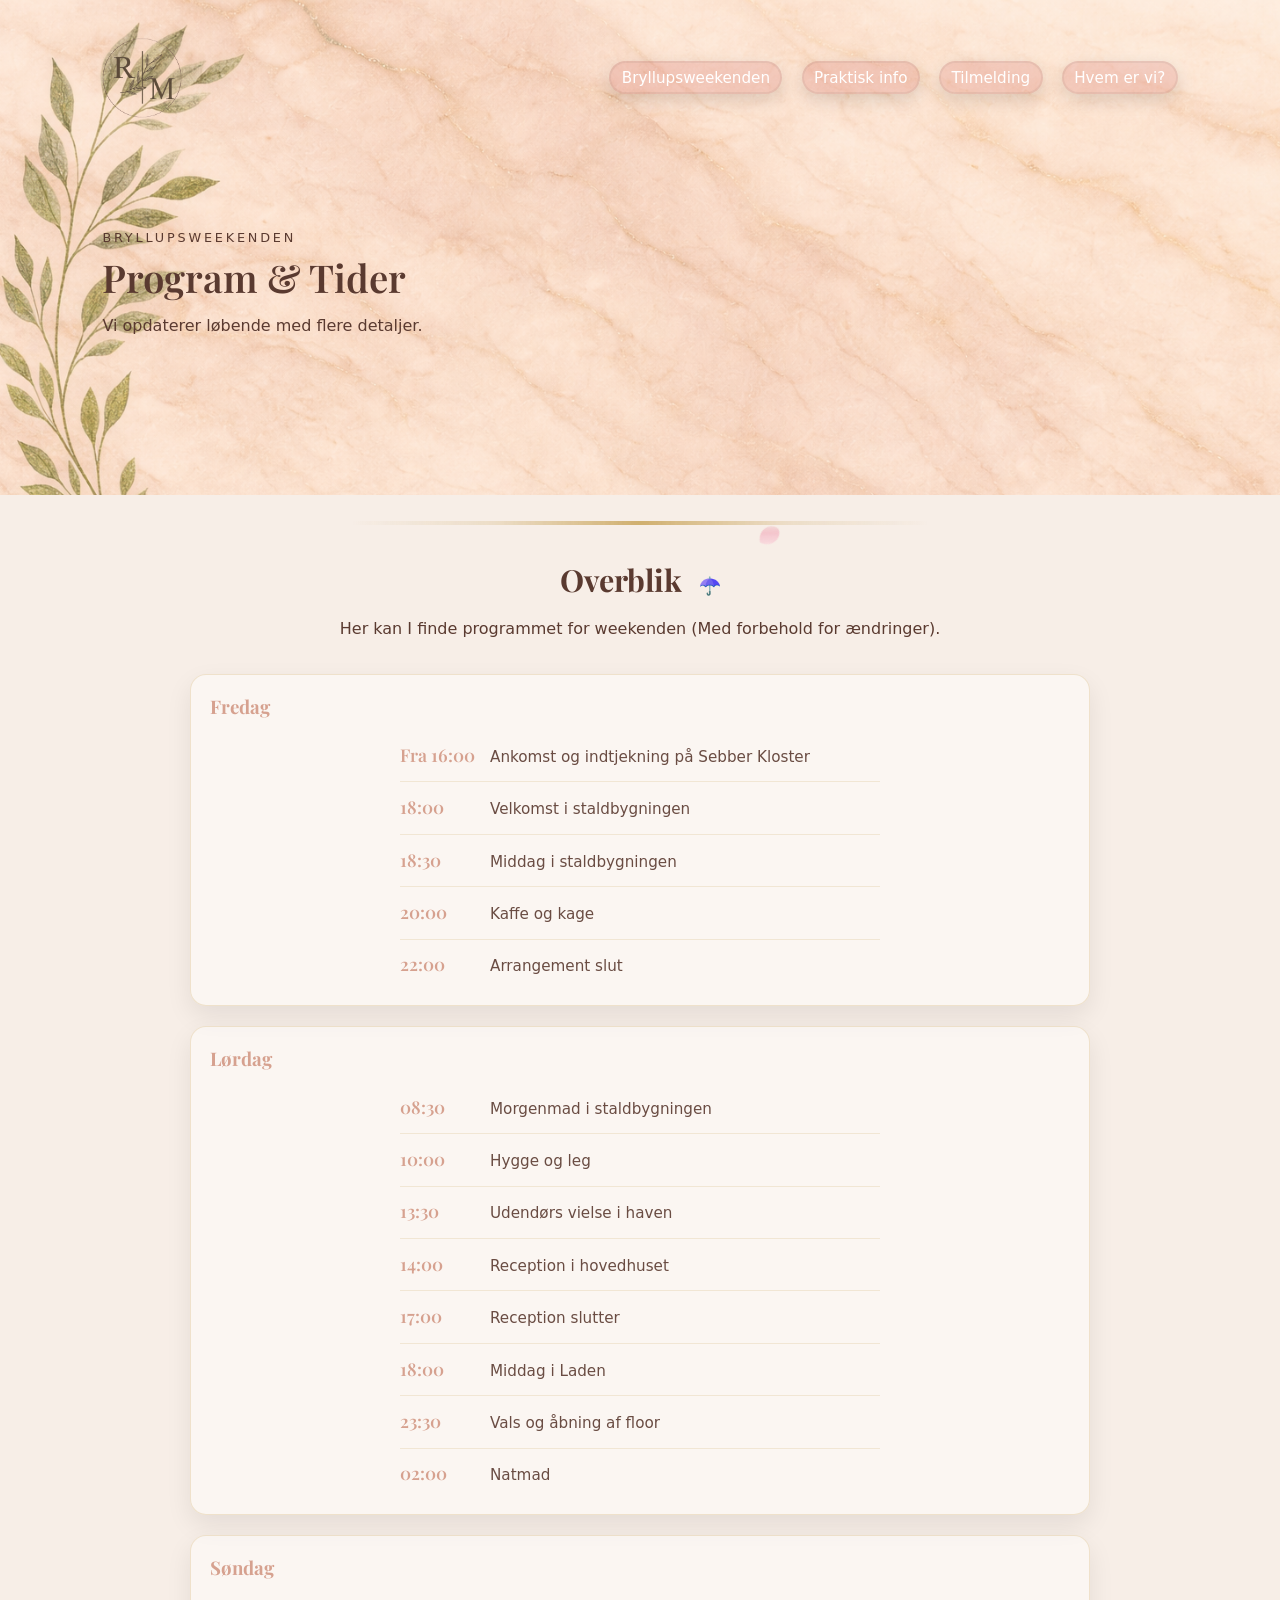
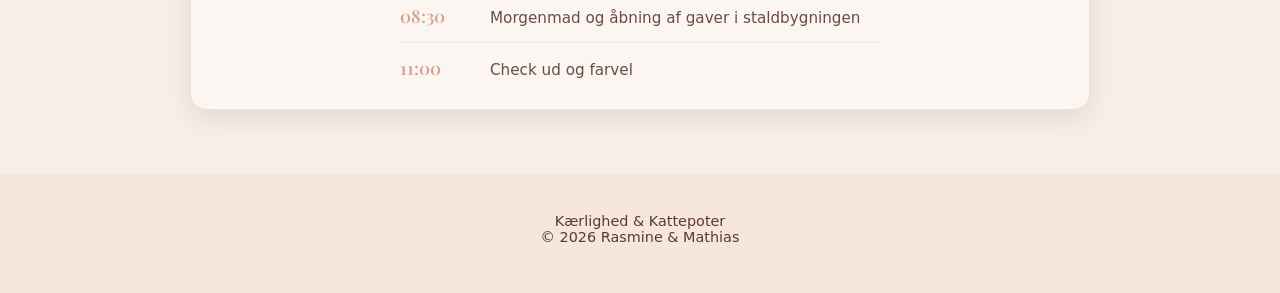
<file: pages/bryllupsweekenden.html>
<!DOCTYPE html>
<html lang="da">
<head>
  <meta charset="UTF-8" />
  <title>Bryllupsweekenden – Rasmine & Mathias</title>
  <meta name="viewport" content="width=device-width, initial-scale=1" />

  <link rel="stylesheet" href="../css/main.css" />
  <link rel="stylesheet" href="../css/pages.css" />
  <link rel="stylesheet" href="../css/petals.css" />
  <link rel="stylesheet" href="../css/paws.css" />

  <link rel="preconnect" href="https://fonts.googleapis.com">
  <link rel="preconnect" href="https://fonts.gstatic.com" crossorigin>
  <link href="https://fonts.googleapis.com/css2?family=Playfair+Display:wght@400;600&family=Great+Vibes&display=swap" rel="stylesheet">
</head>

<body>
  <div id="petal-container" aria-hidden="true"></div>

  <header class="hero hero-small">
    <div data-include="header"></div>

    <section class="hero-content hero-content-small">
      <p class="hero-kicker">Bryllupsweekenden</p>
      <h1 class="page-title">Program & Tider</h1>
      <p class="page-sub">Vi opdaterer løbende med flere detaljer.</p>
    </section>
  </header>

  <main>
    <section class="section">
      <div class="container">
        
        <h2 class="section-title">
          Overblik
          <span id="secret-umbrella" style="cursor: pointer; font-size: 1.1rem; vertical-align: middle; display: inline-block; margin-left: 10px;" title="Vejrudsigt...">☂️</span>
        </h2>
        <p class="section-intro">Her kan I finde programmet for weekenden (Med forbehold for ændringer).</p>

        <div class="card">
          <h3>Fredag</h3>
          <div class="timeline">
            <div class="timeline-item">
              <span class="time">Fra 16:00</span>
              <span class="desc">Ankomst og indtjekning på Sebber Kloster</span>
            </div>
            <div class="timeline-item">
              <span class="time">18:00</span>
              <span class="desc">Velkomst i staldbygningen</span>
            </div>
            <div class="timeline-item">
              <span class="time">18:30</span>
              <span class="desc">Middag i staldbygningen</span>
            </div>
            <div class="timeline-item">
              <span class="time">20:00</span>
              <span class="desc">Kaffe og kage</span>
            </div>
            <div class="timeline-item">
              <span class="time">22:00</span>
              <span class="desc">Arrangement slut</span>
            </div>
          </div>
        </div>

        <div class="card">
          <h3>Lørdag</h3>
          <div class="timeline">
            <div class="timeline-item">
              <span class="time">08:30</span>
              <span class="desc">Morgenmad i staldbygningen</span>
            </div>
            <div class="timeline-item">
              <span class="time">10:00</span>
              <span class="desc">Hygge og leg</span>
            </div>
            <div class="timeline-item">
              <span class="time">13:30</span>
              <span class="desc">Udendørs vielse i haven</span>
            </div>
            <div class="timeline-item">
              <span class="time">14:00</span>
              <span class="desc">Reception i hovedhuset</span>
            </div>
            <div class="timeline-item">
              <span class="time">17:00</span>
              <span class="desc">Reception slutter</span>
            </div>
            <div class="timeline-item">
              <span class="time">18:00</span>
              <span class="desc">Middag i Laden</span>
            </div>
            <div class="timeline-item">
              <span class="time">23:30</span>
              <span class="desc">Vals og åbning af floor</span>
            </div>
            <div class="timeline-item">
              <span class="time">02:00</span>
              <span class="desc">Natmad</span>
            </div>
          </div>
        </div>

        <div class="card">
          <h3>Søndag</h3>
          <div class="timeline">
            <div class="timeline-item">
              <span class="time">08:30</span>
              <span class="desc">Morgenmad og åbning af gaver i staldbygningen</span>
            </div>
            <div class="timeline-item">
              <span class="time">11:00</span>
              <span class="desc">Check ud og farvel</span>
            </div>
          </div>
        </div>

      </div>
    </section>
  </main>

  <div data-include="footer"></div>

  <script src="../js/transitions.js"></script>
  <script src="../js/petals.js"></script>
  <script src="../js/paws.js"></script>
  <script src="../js/easteregg.js"></script> 
</body>
</html>
</file>
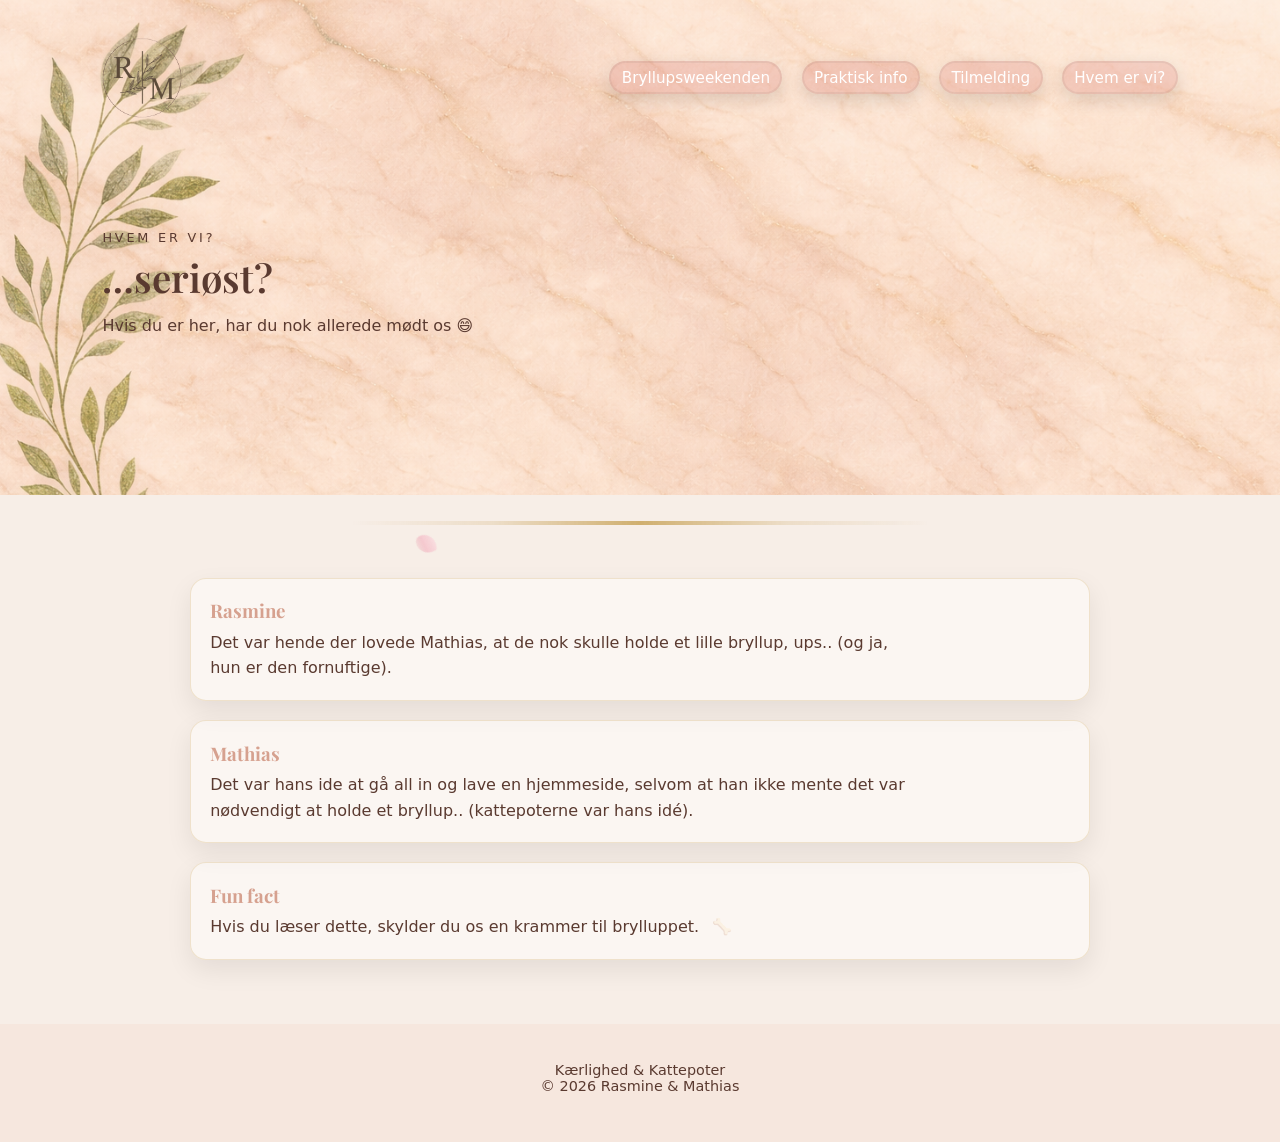
<file: pages/hvem-er-vi.html>
<!DOCTYPE html>
<html lang="da">
<head>
  <meta charset="UTF-8" />
  <title>Hvem er vi? – Rasmine & Mathias</title>
  <meta name="viewport" content="width=device-width, initial-scale=1" />

  <link rel="stylesheet" href="../css/main.css" />
  <link rel="stylesheet" href="../css/pages.css" />
  <link rel="stylesheet" href="../css/petals.css" />
  <link rel="stylesheet" href="../css/paws.css" />

  <link rel="preconnect" href="https://fonts.googleapis.com">
  <link rel="preconnect" href="https://fonts.gstatic.com" crossorigin>
  <link href="https://fonts.googleapis.com/css2?family=Playfair+Display:wght@400;600&family=Great+Vibes&display=swap" rel="stylesheet">
</head>

<body>
  <div id="petal-container" aria-hidden="true"></div>

  <header class="hero hero-small">
    <div data-include="header"></div>

    <section class="hero-content hero-content-small">
      <p class="hero-kicker">Hvem er vi?</p>
      <h1 class="page-title">…seriøst?</h1>
      <p class="page-sub">Hvis du er her, har du nok allerede mødt os 😄</p>
    </section>
  </header>

  <main>
    <section class="section">
      <div class="container">
        <div class="card">
          <h3>Rasmine</h3>
          <p>Det var hende der lovede Mathias, at de nok skulle holde et lille bryllup, ups.. (og ja, hun er den fornuftige).</p>
        </div>

        <div class="card">
          <h3>Mathias</h3>
          <p> Det var hans ide at gå all in og lave en hjemmeside, selvom at han ikke mente det var nødvendigt at holde et bryllup..
            (kattepoterne var hans idé).</p>
        </div>

        <div class="card">
          <h3>Fun fact</h3>
          <p>
            Hvis du læser dette, skylder du os en krammer til brylluppet. 
            <span id="elmer-trigger" style="cursor: pointer; opacity: 0.4; margin-left: 8px; display: inline-block; transition: transform 0.2s;" title="Hov, mangler vi nogen?">🦴</span>
          </p>
        </div>
      </div>
    </section>
  </main>

  <div data-include="footer"></div>

  <script src="../js/transitions.js"></script>
  <script src="../js/petals.js"></script>
  <script src="../js/paws.js"></script>
  <script src="../js/easteregg.js"></script>
</body>
</html>
</file>
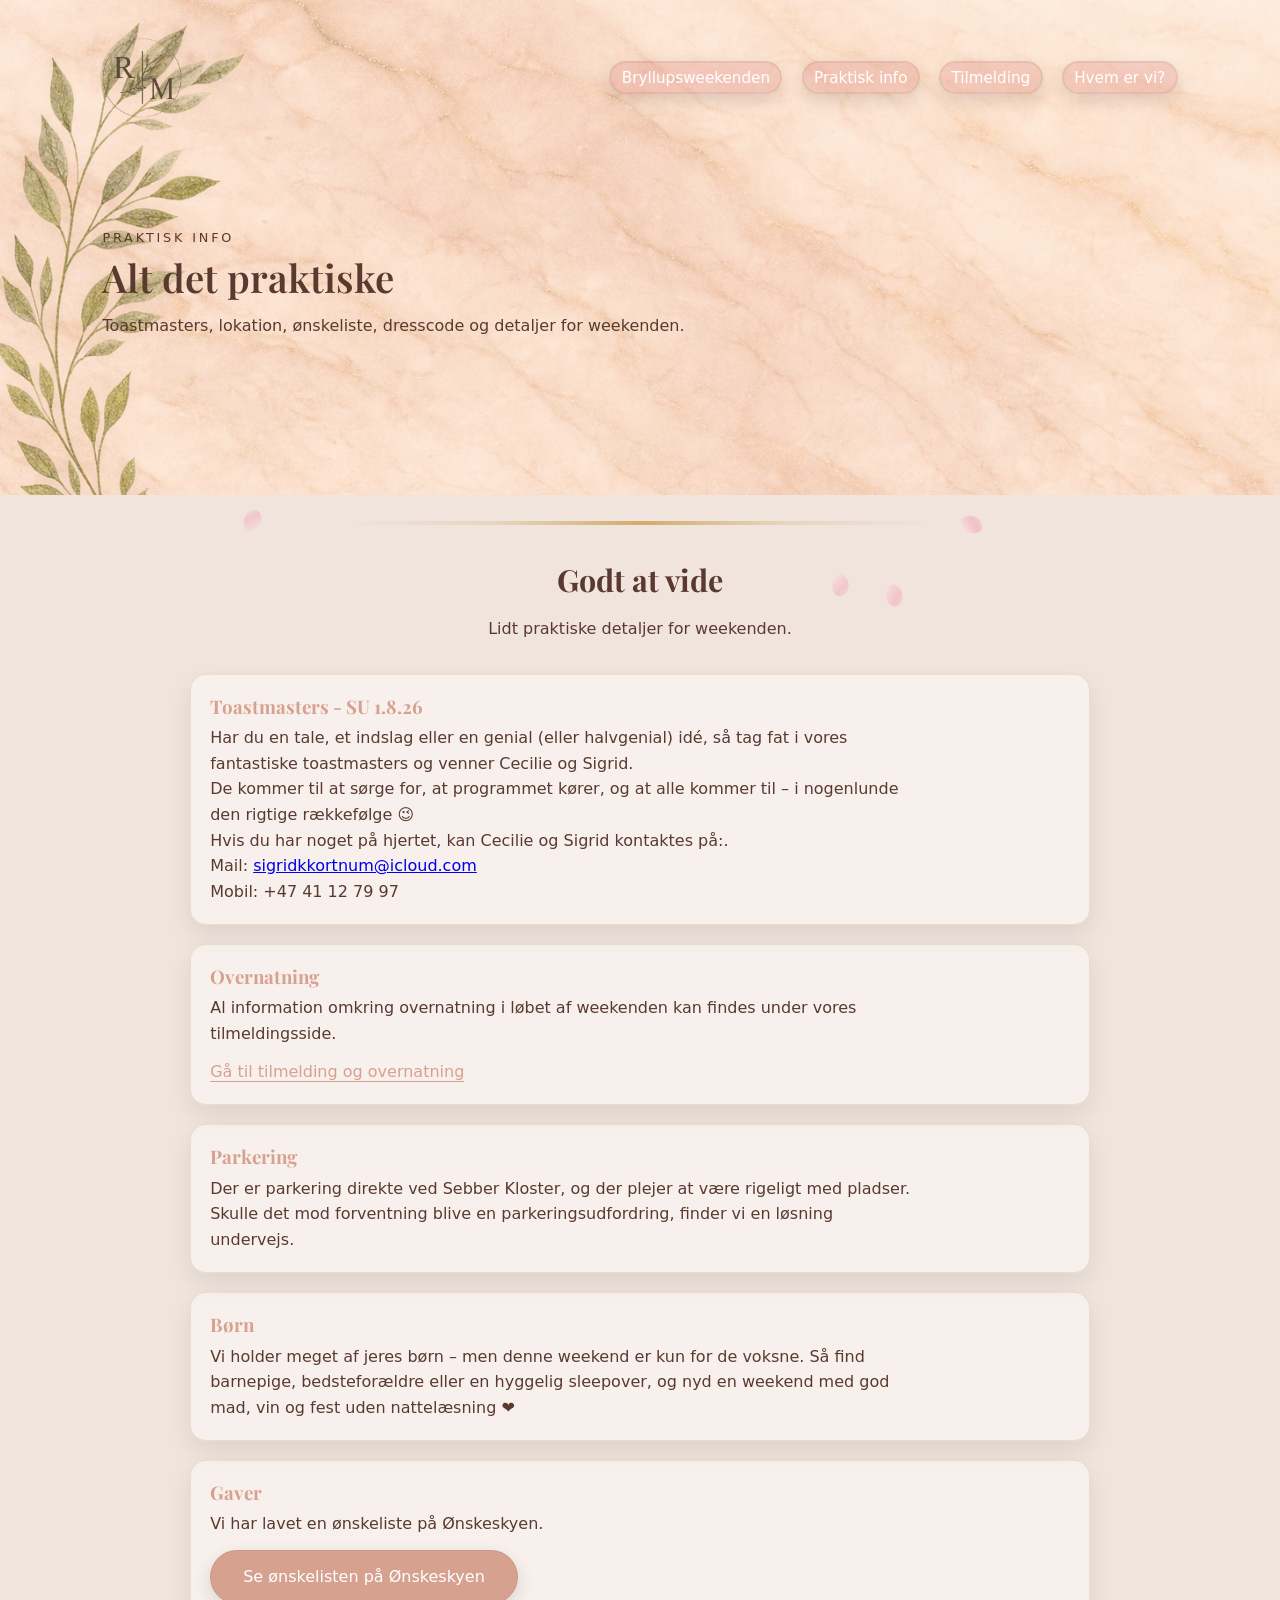
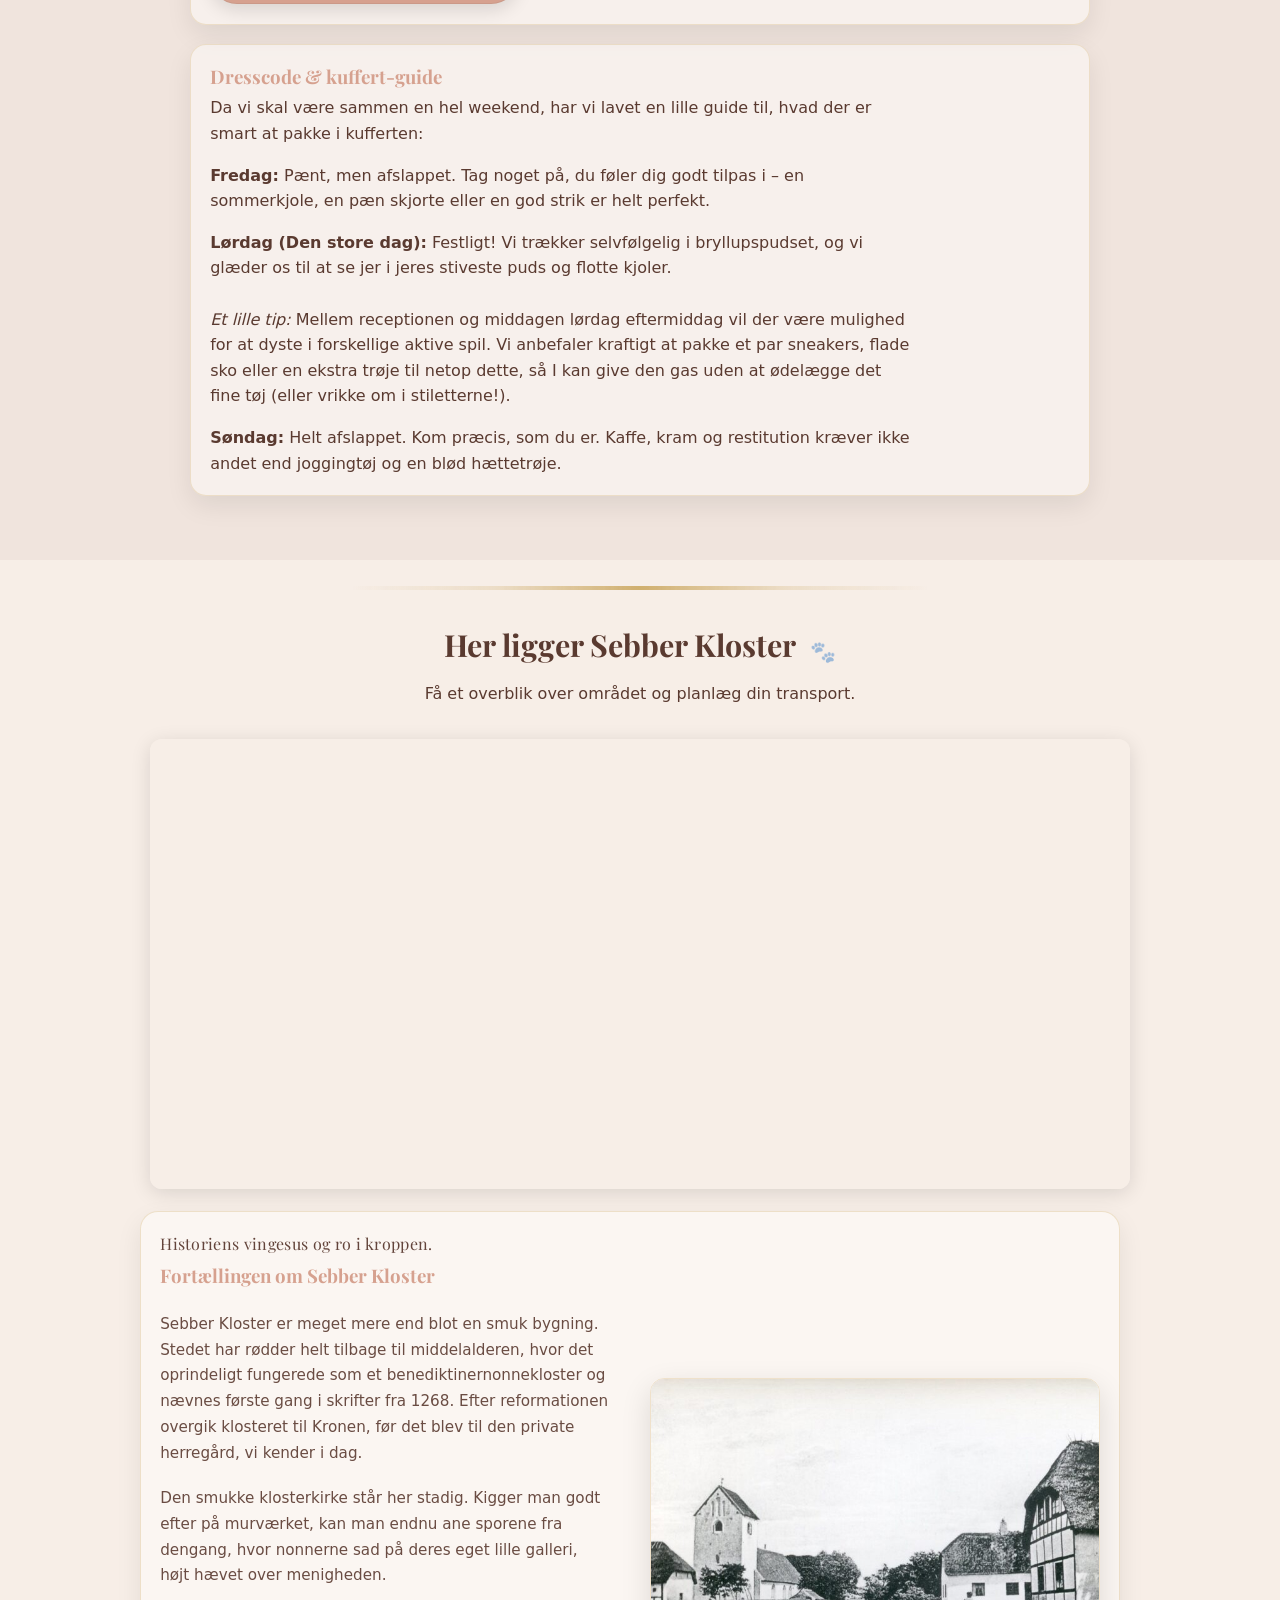
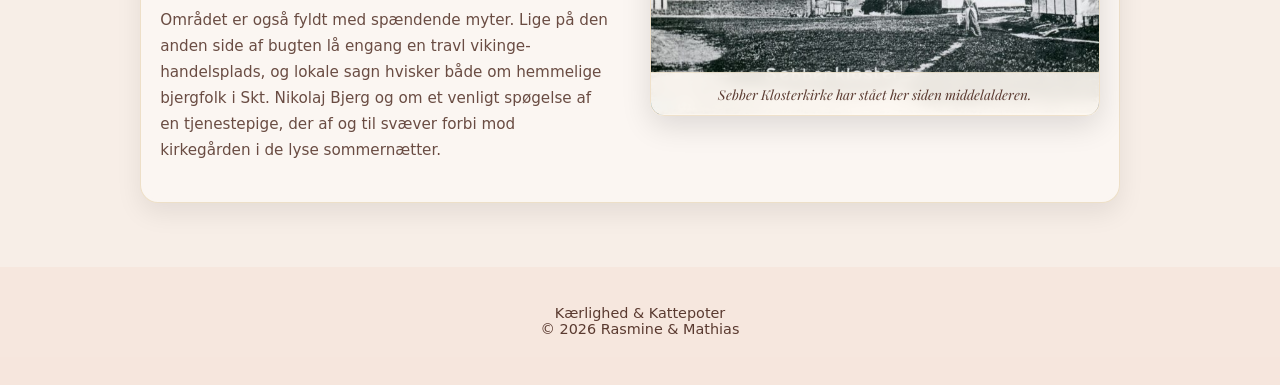
<file: pages/praktisk.html>
<!DOCTYPE html>
<html lang="da">
<head>
  <meta charset="UTF-8" />
  <title>Praktisk info – Rasmine & Mathias</title>
  <meta name="viewport" content="width=device-width, initial-scale=1" />

  <link rel="stylesheet" href="../css/main.css" />
  <link rel="stylesheet" href="../css/pages.css" />
  <link rel="stylesheet" href="../css/petals.css" />
  <link rel="stylesheet" href="../css/paws.css" />

  <link rel="preconnect" href="https://fonts.googleapis.com">
  <link rel="preconnect" href="https://fonts.gstatic.com" crossorigin>
  <link href="https://fonts.googleapis.com/css2?family=Playfair+Display:wght@400;600&family=Great+Vibes&display=swap" rel="stylesheet">
</head>

<body>
  <div id="petal-container" aria-hidden="true"></div>

  <header class="hero hero-small">
    <div data-include="header"></div>

    <section class="hero-content hero-content-small">
      <p class="hero-kicker">Praktisk info</p>
      <h1 class="page-title">Alt det praktiske</h1>
      <p class="page-sub">Toastmasters, lokation, ønskeliste, dresscode og detaljer for weekenden.</p>
    </section>
  </header>

  <main>
    <section class="section section-alt">
      <div class="container">
        <h2 class="section-title">Godt at vide</h2>
        <p class="section-intro">Lidt praktiske detaljer for weekenden.</p>
        <div class="card">
          <h3>Toastmasters - SU 1.8.26</h3>
          <p>
            Har du en tale, et indslag eller en genial (eller halvgenial) idé,
            så tag fat i vores fantastiske toastmasters og venner Cecilie og Sigrid.
            <br/> De kommer til at sørge for, at programmet kører,
            og at alle kommer til – i nogenlunde den rigtige rækkefølge 😉
            <br/>
            Hvis du har noget på hjertet, kan Cecilie og Sigrid kontaktes på:.
            <br/>
            Mail: <a href="mailto:sigridkkortnum@icloud.com">sigridkkortnum@icloud.com</a>
            <br/>
            Mobil: +47 41 12 79 97
          </p>
        </div>

        <div class="card">
          <h3>Overnatning</h3>
          <p>
            Al information omkring overnatning i løbet af weekenden kan findes under vores tilmeldingsside.
          </p>
          <p style="margin-top: 0.8rem;">
            <a href="tilmelding.html" style="color: var(--accent); text-decoration: underline; text-underline-offset: 4px;">
              Gå til tilmelding og overnatning
            </a>
          </p>
        </div>
        <div class="card">
          <h3>Parkering</h3>
          <p>
            Der er parkering direkte ved Sebber Kloster, og der plejer at være rigeligt med pladser.
            Skulle det mod forventning blive en parkeringsudfordring, finder vi en løsning undervejs.
          </p>
        </div>

        <div class="card">
          <h3>Børn</h3>
          <p>
            Vi holder meget af jeres børn – men denne weekend er kun for de voksne.
            Så find barnepige, bedsteforældre eller en hyggelig sleepover,
            og nyd en weekend med god mad, vin og fest uden nattelæsning ❤️
          </p>
        </div>
        <div class="card">
          <h3>Gaver</h3>
          <p>Vi har lavet en ønskeliste på Ønskeskyen.</p>
          <p style="margin-top: 0.8rem;">
            <a class="btn-primary" href="https://onskeskyen.dk/s/endhhk" target="_blank" rel="noopener">
              Se ønskelisten på Ønskeskyen
            </a>
          </p>
        </div>

        <div class="card">
          <h3>Dresscode & kuffert-guide</h3>
          <p>
            Da vi skal være sammen en hel weekend, har vi lavet en lille guide til, hvad der er smart at pakke i kufferten:
          </p>
          <p style="margin-top: 1rem;">
            <strong>Fredag:</strong> Pænt, men afslappet. Tag noget på, du føler dig godt tilpas i – en sommerkjole, en pæn skjorte eller en god strik er helt perfekt.
          </p>
          <p style="margin-top: 1rem;">
            <strong>Lørdag (Den store dag):</strong> Festligt! Vi trækker selvfølgelig i bryllupspudset, og vi glæder os til at se jer i jeres stiveste puds og flotte kjoler. 
            <br/><br/>
            <em>Et lille tip:</em> Mellem receptionen og middagen lørdag eftermiddag vil der være mulighed for at dyste i forskellige aktive spil. Vi anbefaler kraftigt at pakke et par sneakers, flade sko eller en ekstra trøje til netop dette, så I kan give den gas uden at ødelægge det fine tøj (eller vrikke om i stiletterne!).
          </p>
          <p style="margin-top: 1rem;">
            <strong>Søndag:</strong> Helt afslappet. Kom præcis, som du er. Kaffe, kram og restitution kræver ikke andet end joggingtøj og en blød hættetrøje.
          </p>
        </div>
        
      </div>
    </section>
    <div data-include="map"></div>
  </main>

  <div data-include="footer"></div>

  <script src="../js/transitions.js"></script>
  <script src="../js/petals.js"></script>
  <script src="../js/paws.js"></script>
  <script src="../js/easteregg.js"></script>
</body>
</html>
</file>
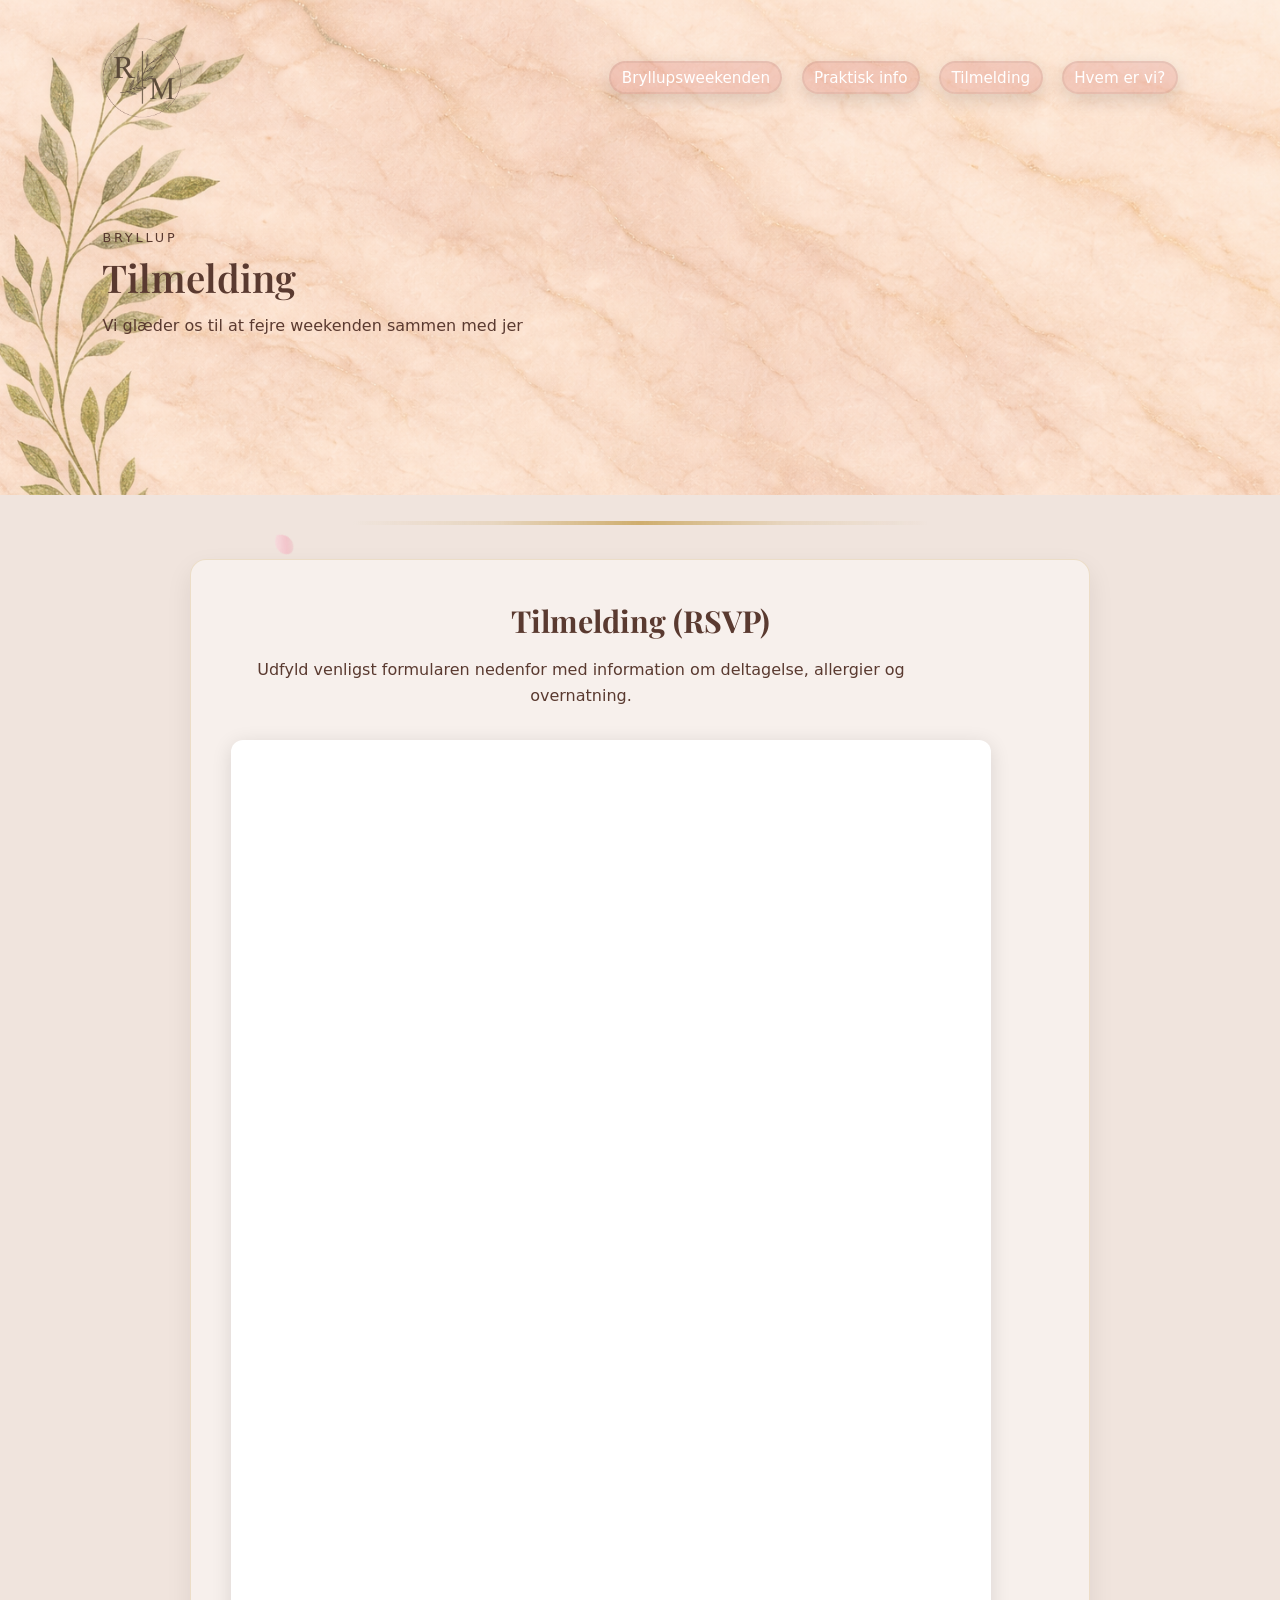
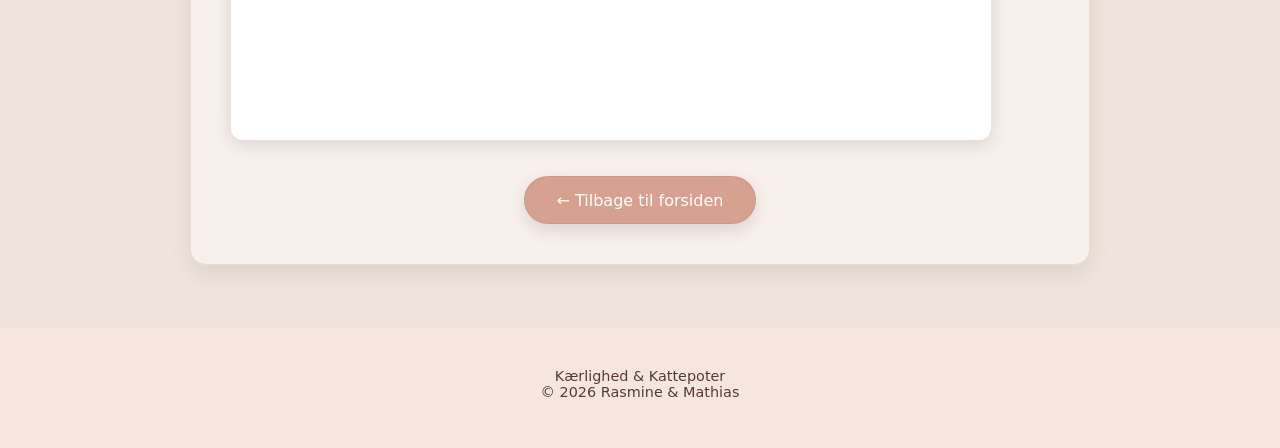
<file: pages/tilmelding.html>
<!DOCTYPE html>
<html lang="da">
<head>
  <meta charset="UTF-8" />
  <title>Tilmelding – Rasmine & Mathias</title>
  <meta name="viewport" content="width=device-width, initial-scale=1" />

  <link rel="stylesheet" href="../css/main.css" />
  <link rel="stylesheet" href="../css/pages.css" />
  <link rel="stylesheet" href="../css/petals.css" />
  <link rel="stylesheet" href="../css/paws.css" />

  <link rel="preconnect" href="https://fonts.googleapis.com">
  <link rel="preconnect" href="https://fonts.gstatic.com" crossorigin>
  <link href="https://fonts.googleapis.com/css2?family=Playfair+Display:wght@400;600&family=Great+Vibes&display=swap" rel="stylesheet">
</head>

<body>
  <div id="petal-container" aria-hidden="true"></div>

  <header class="hero hero-small">
    <div data-include="header"></div>

    <section class="hero-content hero-content-small">
      <p class="hero-kicker">Bryllup</p>
      <h1 class="page-title">Tilmelding</h1>
      <p class="page-sub">
        Vi glæder os til at fejre weekenden sammen med jer
      </p>
    </section>
  </header>

  <main>
    <section class="section section-alt">
      <div class="card" style="padding:2.5rem; margin:0 auto;">

        <h2 style="text-align:center; margin-bottom:1rem;">
          Tilmelding (RSVP)
        </h2>

        <p style="text-align:center; margin-bottom:2rem;">
          Udfyld venligst formularen nedenfor med information om deltagelse,
          allergier og overnatning.
        </p>

        <div class="form-container">
          <iframe
            src="https://docs.google.com/forms/d/e/1FAIpQLSeeWXjvxRUvMKhXLQ8vTffbrLPR1hq3BWnaOHM8xsRHT5bsEQ/viewform?embedded=true"
            loading="lazy">
          </iframe>
        </div>

        <div style="text-align:center; margin-top:2rem;">
          <a href="/index.html" class="btn-primary">
            ← Tilbage til forsiden
          </a>
        </div>

      </div>
    </section>
  </main>

  <div data-include="footer"></div>

  <script src="../js/transitions.js"></script>
  <script src="../js/petals.js"></script>
  <script src="../js/paws.js"></script>
</body>
</html>
</file>
<file: css/main.css>
/* ---------- CONTENT CONTAINER ---------- */
.container {
  max-width: 1000px;
  margin: 0 auto;
}

:root {
  --bg-light: #f3ded2;
  --bg-lighter: #f7eee7;
  --accent: #d6a18f;
  --gold: #c9a45a;
  --text-main: #5a3a30;
  --shadow: 0 4px 20px rgba(0,0,0,0.12);
}

* { box-sizing: border-box; margin: 0; padding: 0; }

html { 
  scroll-behavior: smooth;
  overflow-y: scroll;  
  overflow-x: hidden;
  width: 100%;    
}

body {
  font-family: system-ui, -apple-system, BlinkMacSystemFont, "Segoe UI", sans-serif;
  color: var(--text-main);
  background: var(--bg-light);
  width: 100%;
  overflow-x: hidden;
  position: relative;
}


/* ---------- HERO ---------- */
.hero {
  min-height: 100vh;
  padding: 2rem 8vw 4rem;
  display: flex;
  flex-direction: column;
  /*
  background:
    linear-gradient(to bottom right, rgba(212, 179, 140, 0.65), rgba(209, 170, 125, 0.65)),
    url("../images/baggrund.png") center/cover no-repeat;*/
  background-image: url("/images/baggrund.png");
  background-size: cover;
  background-position: center;
  background-repeat: no-repeat;
  background-attachment: fixed;
  position: relative;
  overflow: hidden;
}

/* ---------- NAV ---------- */
.nav {
  display: flex;
  justify-content: space-between;
  align-items: center;
}

/* Updated Logo Container */
.logo {
  display: block;
  text-decoration: none;
  width: 80px; /* This controls the actual size of your logo */
}

.nav-links {
  list-style: none;
  display: flex;
  gap: 1.2rem;
  align-items: center;
}

.logo img {
  width: 100%;
  height: auto;
  display: block;
}

.nav-links a {
  text-decoration: none;
  color: var(--text-main);
  font-size: 0.95rem;
  padding: 0.35rem 0.65rem;
  border-radius: 999px;
  color: rgba(255, 255, 255, 1.0);

  border: 2px solid rgba(0,0,0,0.05);
  box-shadow: 0 6px 18px rgba(0,0,0,0.12);

  background: rgba(204, 92, 92, 0.2);   /* container color for links */
 /* border: 1px solid rgba(255,255,255,0.25);*/

  backdrop-filter: blur(4px);

  transition: 
    background 0.2s ease,
    transform 0.15s ease,
    box-shadow 0.2s ease;
}

.nav-links a:hover {
  background: rgba(204, 92, 92, 0.5);
  transform: translateY(-2px);
  box-shadow: 0 6px 14px rgba(0,0,0,0.08);
}

.nav-cta {
  background: var(--accent);
  color: rgba(255, 229, 229, 0.18);
  border: 1px solid rgba(0,0,0,0.05);
  box-shadow: 0 4px 12px rgba(0,0,0,0.08);
}


.nav-cta:hover {
  background: rgba(214, 161, 143, 1);
}

.nav-links a:active {
  transform: translateY(0);
  box-shadow: none;
}


/* ---------- HERO TEXT ---------- */
.hero-content {
  margin-top: 18vh;
  max-width: 560px;
}

.hero-kicker {
  text-transform: uppercase;
  letter-spacing: 0.22em;
  font-size: 0.8rem;
}

.hero-names {
  font-family: "Great Vibes", cursive;
  font-size: clamp(3rem, 5vw, 4.2rem);
  margin: 0.4rem 0;
}

.hero-text {
  font-family: "Playfair Display", serif;
  letter-spacing: 0.14em;
  text-transform: uppercase;
  font-size: 0.85rem;
  margin-bottom: 0.8rem;
}

.hero-date {
  font-size: 1rem;
  margin-bottom: 1.2rem;
}

/* ---------- COUNTDOWN ---------- */
.countdown {
  display: flex;
  gap: 0.75rem;
  margin-bottom: 1.8rem;
  flex-wrap: wrap;
}

.countdown-item {
  background: rgba(255, 255, 255, 0.6);
  border-radius: 999px;
  padding: 0.55rem 0.95rem;
  text-align: center;
  min-width: 76px;
  border: 1px solid rgba(201, 164, 90, 0.45);
}

.countdown-item span {
  display: block;
  font-weight: 600;
  font-size: 1.1rem;
}

.countdown-item small {
  font-size: 0.7rem;
  letter-spacing: 0.12em;
  text-transform: uppercase;
}

.section-title {
  text-align: center;
  margin-bottom: 0.6rem;
}

.section-intro {
  text-align: center;
  max-width: 640px;
  margin: 0 auto 2rem auto;
}

/* ---------- BUTTON ---------- */
.btn-primary {
  display: inline-block;
  padding: 0.85rem 2rem;
  border-radius: 999px;
  background: var(--accent);
  color: white;
  text-decoration: none;
  font-weight: 500;
  border: 1px solid rgba(0,0,0,0.05);
  box-shadow: 0 6px 18px rgba(0,0,0,0.12);
}

.btn-primary:hover { filter: brightness(1.02); }



/* ---------- SECTIONS ---------- */
.section {
  padding-top: 5rem;
  padding-bottom: 5rem;
}

.section,
.section-alt {
  position: relative;
  padding: 4rem 8vw;
}

.section { background: var(--bg-lighter); }
.section-alt { background: #f0e4dd; }

.section h2,
.section-alt h2 {
  font-family: "Playfair Display", serif;
  font-size: 1.9rem;
  margin-bottom: 1rem;
}

.section p,
.section-alt p {
  max-width: 700px;
  line-height: 1.6;
}

/* GOLDEN SEPARATOR */
.section::before,
.section-alt::before {
  content: "";
  position: absolute;
  top: 1.6rem;
  left: 50%;
  transform: translateX(-50%) scaleX(0.35);
  transform-origin: center;

  width: min(580px, 86vw);
  height: 4px;

  background: linear-gradient(
    90deg,
    transparent,
    rgba(201, 164, 90, 0.25),
    rgba(201, 164, 90, 0.95),
    rgba(201, 164, 90, 0.25),
    transparent
  );

  opacity: 0;
  animation: glowSeparator 2.2s ease-out forwards;
}

@keyframes glowSeparator {
  0%   { opacity: 0; transform: translateX(-50%) scaleX(0.35); }
  60%  { opacity: 1; transform: translateX(-50%) scaleX(1); }
  100% { opacity: 0.9; transform: translateX(-50%) scaleX(1); }
}

/* ---------- FORM ---------- */
.form-container {
  margin-top: 2rem;
  width: 100%;
  max-width: 760px;
}

.form-container iframe {
  width: 100%;
  border: 0;
  border-radius: 12px;
  box-shadow: var(--shadow);
  min-height: 1000px;
  background: white;
}

/* ---------- MAP ---------- */
.map-container {
  margin-top: 2rem;
  width: 100%;
  height: 450px;
  max-width: 980px;
  background: var(--bg-lighter); /* Skjuler det hvide blink */
  border-radius: 12px;
}

.map-container iframe {
  width: 100%;
  height: 100%;
  border: 0;
  border-radius: 12px;
  box-shadow: var(--shadow);
  animation: mapFadeIn 1.5s ease-in-out forwards; /* Fader elegant ind */
}

@keyframes mapFadeIn {
  0% { opacity: 0; filter: blur(4px); }
  100% { opacity: 1; filter: blur(0); }
}

/* ---------- GALLERY WRAPPER ---------- */
.gallery-description {
  max-width: 820px;
  margin: 0 auto 1.4rem auto;
  text-align: center;
  opacity: 0.9;
}

.gallery-status {
  text-align: center;
  margin-top: 0.6rem;
  margin: 0 auto 1.4rem auto;
  font-size: 0.9rem;
  opacity: 0.8;
}

.gallery-wrapper {
  max-width: 1000px;
  margin: 0 auto;
  align-items: center;
}

.gallery-header {
  text-align: center;
  margin-bottom: 2rem;
}

.gallery-header h2 {
  margin-bottom: 0.6rem;
}

.gallery-header p {
  opacity: 0.8;
}

/* Moderne "loading" effekt til lightboxen */
.lb-image.swap {
  opacity: 0.6;
  filter: blur(8px);
  transition: all 0.3s ease;
}

.gallery-filter-block{
  max-width: 820px;
  margin: 0 auto 2rem;
  padding: 1.1rem 1.2rem;
  border-radius: 18px;
  background: rgba(255,255,255,0.35);
  border: 1px solid rgba(201,164,90,0.18);
  box-shadow: 0 10px 26px rgba(0,0,0,0.06);
}

.gallery-controls{
  display: flex;
  flex-wrap: wrap;
  justify-content: center;
  gap: 0.55rem;
  margin-top: 0.6rem;
}

.gallery-controls.secondary{
  margin-top: 0.9rem;
  padding-top: 0.9rem;
  border-top: 1px solid rgba(0,0,0,0.08);
}

.gallery-controls button{
  padding: 0.45rem 0.95rem;
  font-size: 0.92rem;
  border-radius: 999px;
  min-width: unset;
  border: 1px solid rgba(0,0,0,0.18);
  background: rgba(255,255,255,0.55);
  color: var(--text-main);
}

.gallery-controls button.active{
  background: rgba(201,164,90,0.55);
  border-color: rgba(201,164,90,0.65);
}

.filter-label{
  margin-bottom: 0;            /* panel controls spacing now */
  opacity: 0.75;
}

.gallery-controls button:focus-visible{
  outline: 2px solid rgba(201,164,90,0.55);
  outline-offset: 3px;
}

.gallery-controls button:hover {
  background: rgba(255,255,255,0.85);
  transform: translateY(-2px);
}

/* ---------- PHOTO GRID ---------- */

/* Smooth fade on gallery re-render */
.photo-gallery.is-fading {
  opacity: 0;
  transform: translateY(6px);
}

.photo-gallery {
  transition: opacity 160ms ease, transform 160ms ease;
  margin-top: 2.5rem;
  display: grid;
  max-width: 900px;
  margin-left: auto;
  margin-right: auto;
  grid-template-columns: repeat(auto-fill, minmax(140px, 1fr));
  gap: 1rem;
}

.photo-gallery img {
  width: 100%;
  aspect-ratio: 1 / 1;
  object-fit: cover;
  border-radius: 14px;
  cursor: pointer;
  transition: transform 0.35s ease, box-shadow 0.35s ease;
  box-shadow: 0 6px 18px rgba(0,0,0,0.08);
}

.photo-gallery img:hover {
  transform: scale(1.04);
  box-shadow: 0 14px 28px rgba(0,0,0,0.15);
}

.lightbox {
  position: fixed;
  inset: 0;
  background: rgba(20, 15, 10, 0.92);
  display: flex;
  align-items: center;
  justify-content: center;
  opacity: 0;
  pointer-events: none;
  transition: opacity 0.3s ease;
  z-index: 20000;
}

.lightbox.active {
  opacity: 1;
  pointer-events: all;
}

.lb-image {
  max-width: 90vw;
  max-height: 85vh;
  border-radius: 12px;
  box-shadow: 0 20px 50px rgba(0,0,0,0.4);
}

.lb-prev,
.lb-next,
.lb-close {
  position: absolute;
  background: none;
  border: none;
  color: white;
  font-size: 2.2rem;
  cursor: pointer;
}

.lb-close {
  top: 20px;
  right: 30px;
  font-size: 2.6rem;
}

.lb-prev {
  left: 30px;
}

.lb-next {
  right: 30px;
}


/*----------- MUSIC --------------*/
.music-card {
  margin: 2rem auto 0 auto;
  text-align: center;
  border: 0;
}

/* ---------- FOOTER ---------- */
.footer {
  text-align: center;
  padding: 2.4rem 1rem 3rem;
  font-size: 0.9rem;
  background: rgba(255,255,255,0.25);
}

/* =====================
   EASTER EGG: THE MAGICAL &
===================== */
#secret-amp {
  display: inline-block;
  cursor: pointer; /* Changes the mouse to a pointing finger */
  animation: pulseGold 5s infinite ease-in-out;
  transition: color 0.3s;
  padding: 0 12px; /* Giver plads til de krøllede ender */
  margin: 0 -12px; /* Sørger for at afstanden til de andre ord ikke ændres */
  vertical-align: baseline;
}

@keyframes pulseGold {
  0%, 100% { text-shadow: 0 0 0px transparent; transform: scale(1); }
  50% { text-shadow: 0 0 10px var(--gold); transform: scale(1.05); }
}

/* =====================
   EASTER EGG: CHAMPAGNE FOUNTAIN & SHAKE
===================== */
.champagne-glass {
  position: fixed;
  bottom: -10vh; /* Starter gemt under skærmen */
  font-size: 2.5rem; /* Størrelse på computer */
  pointer-events: none;
  z-index: 99999;
  /* ease-out når den flyver op (sænker farten), ease-in når den falder ned (øger farten) */
  animation: jumpAndFall 3.5s ease-in-out forwards;
}

@keyframes jumpAndFall {
  0% {
    bottom: -10vh; /* Start i bunden */
    transform: translateX(0) rotate(0deg);
    opacity: 1;
  }
  45%, 55% {
    bottom: 75vh; /* Toppunktet - her hænger den lidt i luften */
    transform: translateX(calc(var(--drift) / 2)) rotate(180deg);
    opacity: 1;
  }
  100% {
    bottom: -20vh; /* Falder helt ned under skærmen igen */
    transform: translateX(var(--drift)) rotate(360deg);
    opacity: 0;
  }
}

.party-shake {
  animation: screenShake 0.4s ease-in-out infinite;
}

@keyframes screenShake {
  0%, 100% { transform: translate(0, 0) rotate(0deg); }
  25% { transform: translate(2px, 2px) rotate(0.5deg); }
  50% { transform: translate(-2px, -2px) rotate(-0.5deg); }
  75% { transform: translate(-2px, 2px) rotate(0deg); }
}

/* ---------- TABLET ---------- */
@media (max-width: 820px) {
  .nav-links {
    gap: 0.6rem;
    flex-wrap: wrap;
    justify-content: flex-end;
  }

  .hero-content {
    margin-top: 12vh; /* tablet */
  }

  .logo {
    width: 70px; /* Slightly smaller for mobile screens */
    margin-bottom: 0.5rem;
  }
  
  #sun-message {
    font-size: 1.5rem; /* Gør teksten væsentligt mindre */
    padding: 0.6rem 1.2rem; /* Gør selve boksen mindre klodset */
    width: 85%; /* Sørger for at den ikke rammer skærmens kanter */
    text-align: center; /* Sørger for at teksten står pænt i midten */
  }
}



/* ===== Sebber Kloster “story” card ===== */
.place-story{
  margin-top: 1.4rem;
  max-width: 980px;
  padding: 1.2rem 1.2rem;
  border-radius: 18px;

  background: rgba(255,255,255,0.45);
  border: 1px solid rgba(201, 164, 90, 0.28);
  box-shadow: 0 10px 26px rgba(0,0,0,0.08);

  backdrop-filter: blur(6px);
}

.place-lead{
  font-family: "Playfair Display", serif;
  letter-spacing: 0.02em;
  opacity: 0.95;
  margin-bottom: 0.35rem;
}

.place-title{
  font-family: "Playfair Display", serif;
  color: var(--accent);
  margin: 0.25rem 0 0.6rem;
}

.place-facts{
  display: flex;
  flex-wrap: wrap;
  gap: 0.6rem;
  margin: 0.9rem 0 0.2rem;
}

.place-facts .fact{
  padding: 0.45rem 0.7rem;
  border-radius: 999px;
  background: rgba(255, 249, 236, 0.70);
  border: 1px solid rgba(201,164,90,0.35);
  font-size: 0.9rem;
}

.place-details{
  margin-top: 0.8rem;
  border-radius: 14px;
  padding: 0.7rem 0.9rem;
  background: rgba(255,255,255,0.35);
  border: 1px solid rgba(201,164,90,0.22);
}

.place-details summary{
  cursor: pointer;
  font-family: "Playfair Display", serif;
  letter-spacing: 0.03em;
}

.place-list{
  margin: 0.7rem 0 0.2rem 1.1rem;
  line-height: 1.6;
}

.place-note{
  margin-top: 0.9rem;
  font-size: 0.92rem;
  opacity: 0.9;
}

/* ===== Fancy reveal ===== */
.reveal-on-scroll{
  opacity: 0;
  transform: translateY(16px);
  filter: blur(6px);
  transition: opacity 700ms ease, transform 700ms ease, filter 700ms ease;
}

.reveal-on-scroll.is-visible{
  opacity: 1;
  transform: translateY(0);
  filter: blur(0);
}

/* =====================
   ELMER MODE: HACKER & BLACKOUT
===================== */
/* =====================
   ELMER MODE: HACKER & BLACKOUT
===================== */
#elmer-console {
  position: fixed; top: 0; left: 0; width: 100vw; height: 100vh;
  background: #050505; color: #00ff00; 
  font-family: 'Courier New', Courier, monospace;
  z-index: 999999; padding: 2rem; display: none; overflow-y: auto;
  font-size: 1.1rem; line-height: 1.4;
  text-shadow: 0 0 6px #00ff00; /* Giver teksten en ægte neon-glow */
  box-sizing: border-box;
}

/* Usynlige 'scan-lines' så det ligner en gammel kasse-skærm */
#elmer-console::after {
  content: " "; display: block; position: fixed;
  top: 0; left: 0; bottom: 0; right: 0;
  background: linear-gradient(rgba(18, 16, 16, 0) 50%, rgba(0, 0, 0, 0.25) 50%);
  z-index: 2; background-size: 100% 3px; pointer-events: none;
}

/* Den blinkende grønne hacker-cursor */
.blinking-cursor {
  animation: 1s blink step-end infinite;
  display: inline-block;
  width: 12px; height: 1.2rem;
  background-color: #00ff00;
  vertical-align: bottom;
  margin-left: 5px;
  box-shadow: 0 0 10px #00ff00;
}

@keyframes blink { 
  0%, 100% { opacity: 1; } 
  50% { opacity: 0; } 
}

/* Kæmpe advarsel til sidst */
.hack-success {
  color: #00ff00; text-align: center; margin-top: 3rem;
  font-size: 2.5rem; font-weight: bold;
  animation: flashWarning 0.4s infinite alternate;
}

@keyframes flashWarning { 
  0% { opacity: 1; color: #fff; text-shadow: 0 0 20px #00ff00; } 
  100% { opacity: 0.6; color: #00ff00; } 
}

/* BLACKOUT MODE (Som før) */
body.elmer-active {
  background: #000 !important; color: #fff !important; cursor: none;
}
.spotlight {
  position: fixed; top: 0; left: 0; width: 100vw; height: 100vh;
  background: radial-gradient(circle 140px at var(--x, 50vw) var(--y, 50vh), transparent 0%, rgba(0,0,0,0.93) 100%);
  pointer-events: none; z-index: 9999;
}

/* =====================
   LIGHTBOX DOWNLOAD BUTTONS
===================== */
.lb-download-wrapper {
  position: absolute;
  bottom: 40px;
  left: 0;
  right: 0;
  display: flex;
  justify-content: center;
  align-items: center;
  gap: 15px;
  z-index: 9999;
  pointer-events: none; /* Tillader klik gennem selve containeren */
}

.lb-download-btn {
  pointer-events: auto; /* Gør selve knapperne klikbare */
  background: rgba(40, 25, 20, 0.8);
  border: 1px solid #c9a45a;
  color: #fff;
  padding: 10px 25px;
  border-radius: 30px;
  text-align: center;
  text-decoration: none;
  font-family: "Playfair Display", serif;
  font-size: 1.1rem;
  transition: all 0.3s ease;
  backdrop-filter: blur(5px);
  box-shadow: 0 4px 15px rgba(0,0,0,0.3);
  cursor: pointer;
}

.lb-download-btn small {
  display: block;
  font-family: sans-serif;
  font-size: 0.7rem;
  opacity: 0.8;
  margin-top: 4px;
  text-transform: uppercase;
  letter-spacing: 1px;
}

.lb-download-btn:hover {
  background: rgba(201, 164, 90, 0.95);
  color: #fff;
  transform: translateY(-4px);
  box-shadow: 0 8px 20px rgba(0,0,0,0.5);
}

@media (max-width: 600px) {
  .lb-download-wrapper {
    flex-direction: column;
    gap: 10px;
    bottom: 20px;
  }
  .lb-download-btn {
    width: 80%;
    padding: 8px 20px;
    font-size: 1rem;
  }
}

/* =====================
   PHONE RESPONSIVE
===================== */
@media (max-width: 700px) {
  /* iOS Safari often hates background-attachment: fixed */
  .champagne-glass {
    font-size: 1.4rem; 
  }

  .hero {
    background-image: url("/images/baggrundSmall.png");
    background-attachment: scroll;
    padding: 1.25rem 6vw 2.5rem;
    min-height: 92vh;
  }

  .hero-content {
    margin-top: 10vh;
    max-width: 100%;
  }

  .hero-kicker { font-size: 0.75rem; }
  .hero-text   { font-size: 0.78rem; letter-spacing: 0.12em; }
  .hero-date   { font-size: 0.95rem; }

  .nav {
    flex-direction: column;
    align-items: flex-start;
    gap: 0.6rem;
  }

  /* Logo gets its own row */
  .logo {
    font-size: 0.9rem;       /* keep original size */
    letter-spacing: 0.18em;
  }

  /* Links row */
  .nav-links {
    width: 100%;
    flex-wrap: nowrap;
    justify-content: flex-start;
    gap: 0.45rem;
  }

  .nav-links a {
    white-space: nowrap;
    font-size: 0.75rem;
    padding: 0.25rem 0.45rem;
  }

  /* sections tighter */
  .section,
  .section-alt {
    padding: 3rem 6vw;
  }

  /* cards a bit tighter */
  .card {
    padding: 1rem 1rem;
    border-radius: 14px;
  }

  /* map shorter on phone */
  .map-container {
    height: 320px;
  }

  .gallery-filter-block{
    padding: 1rem 0.9rem;
    gap: 0.75rem;
  }

  .gallery-controls{
    gap: 0.6rem;
  }

  .gallery-controls button{
    min-width: 6.1rem;
  }
}

@media (max-width: 450px) {

  .nav-links a {
    font-size: 0.7rem;
    padding: 0.22rem 0.35rem;
  }
}

/* Ekstra fix til meget små skærme (iPhone SE osv.) */
@media (max-width: 390px) {
  .nav-links {
    gap: 0.35rem; /* Mindre luft mellem knapperne */
    justify-content: center; 
  }
  .nav-links a {
    font-size: 0.72rem; /* Lidt mindre tekst */
    padding: 0.35rem 0.5rem; /* Mindre polstring indeni knappen */
  }
}

/* =====================
   EASTER EGG 3: SOMMER-GARANTI
==================== */
#secret-umbrella {
  transition: transform 0.3s ease;
}

#secret-umbrella:hover {
  transform: scale(1.4) rotate(-15deg);
  color: var(--accent);
}

/* Det gyldne, varme solskins-tema */
body.solar-mode {
  background-color: #fcefdc !important; /* Varm creme farve */
  background-image: linear-gradient(to bottom, rgba(255, 239, 219, 0.7), rgba(255, 239, 219, 0.9)), url("../images/baggrund.png") !important;
  transition: background-color 2.5s ease, background-image 2.5s ease;
}

/* Pop-down besked */
#sun-message {
  position: fixed;
  top: 10vh;
  left: 50%;
  transform: translateX(-50%);
  padding: 1rem 2rem;
  background: rgba(255, 255, 255, 0.95);
  color: var(--text-main);
  border-radius: 999px;
  backdrop-filter: blur(6px);
  z-index: 10000;
  font-family: "Great Vibes", cursive;
  font-size: 2.2rem;
  box-shadow: 0 8px 20px rgba(0,0,0,0.15);
  animation: popDown 0.6s cubic-bezier(0.175, 0.885, 0.32, 1.275) forwards;
}

@keyframes popDown {
  0% { top: -10vh; opacity: 0; }
  100% { top: 10vh; opacity: 1; }
}

/* =====================
   MOBILE FIXES (Hastighed & Cursor)
===================== */
body {
  /* Fjerner den irriterende grå/blå blink-effekt når man tapper på skærmen på mobil */
  -webkit-tap-highlight-color: transparent; 
}

/* Forhindrer at telefonen sætter en cursor eller prøver at markere overskrifter og layout */
h1, h2, h3, .hero-kicker, .hero-names, .nav, .place-lead, .section-title {
  user-select: none;
  -webkit-user-select: none;
  cursor: default;
}

/* Vi lader almindelig tekst i kasserne være markerbar, så gæster stadig kan kopiere adresser og toastmaster-numre! */
.card p, .place-facts, .place-details {
  user-select: text;
  -webkit-user-select: text;
}
</file>
<file: css/pages.css>
.hero-small {
  min-height: 55vh;
}

.hero-content-small {
  margin-top: 12vh;
  max-width: 720px;
}

.page-title {
  font-family: "Playfair Display", serif;
  font-weight: 600;
  font-size: clamp(2rem, 3vw, 2.8rem);
  margin: 0.4rem 0 0.6rem;
}

.page-sub {
  max-width: 720px;
  line-height: 1.6;
}

.card {
  margin-top: 1.2rem;
  /* Disser to linjer centrerer selve boksen på skærmen! */
  margin-left: auto; 
  margin-right: auto;
  
  max-width: 900px;
  padding: 1.2rem 1.2rem;
  border-radius: 16px;
  background: rgba(255,255,255,0.45);
  border: 1px solid rgba(201, 164, 90, 0.25);
  box-shadow: 0 10px 26px rgba(0,0,0,0.08);
}

.card h3 {
  font-family: "Playfair Display", serif;
  margin-bottom: 0.4rem;
  color: var(--accent);
}

/* =====================
   EASTER EGG 2: TREASURE MAP
===================== */
#magic-map-container {
  position: relative;
  overflow: hidden; 
  background: var(--bg-lighter); 
  border-radius: 12px;
}

#google-map-iframe {
  transition: filter 2.5s ease-in-out, transform 2.5s ease-in-out;
}

.treasure-map-overlay {
  position: absolute;
  inset: 0;
  
  /* Creates a "burnt edges" vignette effect over the map */
  box-shadow: inset 0 0 70px rgba(50, 20, 0, 0.9);
  
  display: flex;
  align-items: center;
  justify-content: center;
  opacity: 0;
  pointer-events: none;
  transition: opacity 2s ease-in-out;
  z-index: 10;
  flex-direction: column;
  
  /* Text styling */
  color: #fff;
  font-family: "Great Vibes", cursive;
  text-align: center;
}

.treasure-map-overlay h3 {
  font-size: 3.8rem;
  margin-bottom: 0;
  color: #f7eee7;
  text-shadow: 2px 2px 8px rgba(0,0,0,0.8);
}

.treasure-map-overlay p {
  font-family: "Playfair Display", serif;
  font-size: 1.3rem;
  letter-spacing: 0.1em;
  text-shadow: 1px 1px 5px rgba(0,0,0,0.8);
}

/* --- THE MAGIC CSS FILTER --- */
/* When triggered, the ACTUAL Google Map turns into a vintage map */
.show-treasure #google-map-iframe {
  /* Sepia makes it brown, hue-rotate shifts the green to yellow, contrast makes it pop */
  filter: sepia(0.85) hue-rotate(-20deg) saturate(0.6) contrast(1.3) brightness(0.9);
  transform: scale(1.05); /* Slight zoom-in for dramatic effect */
}

.show-treasure .treasure-map-overlay {
  opacity: 1;
}

/* Pulsing hint for the title */
#secret-map-trigger {
  transition: text-shadow 0.4s ease;
}
#secret-map-trigger.hint-pulse {
  animation: mapPulse 2s infinite;
}

@keyframes mapPulse {
  0%, 100% { text-shadow: 0 0 0px transparent; }
  50% { text-shadow: 0 0 12px var(--gold); }
}

/* =====================
   SEBBER KLOSTER HISTORY GRID
===================== */
.story-grid {
  display: grid;
  grid-template-columns: 1fr 1fr;
  gap: 2.5rem;
  align-items: center;
  margin-top: 1.5rem;
}

.story-text p {
  margin-bottom: 1.2rem;
  line-height: 1.7;
  font-size: 0.95rem;
  color: var(--text-main);
  opacity: 0.9;
}

.story-image {
  position: relative;
  border-radius: 14px;
  overflow: hidden;
  box-shadow: 0 10px 30px rgba(0,0,0,0.12);
  border: 1px solid rgba(201, 164, 90, 0.25);
}

.story-image img {
  width: 100%;
  height: auto;
  aspect-ratio: 4 / 3;
  object-fit: cover;
  display: block;
  transition: transform 0.5s ease;
}

.story-image:hover img {
  transform: scale(1.04);
}

.image-caption {
  position: absolute;
  bottom: 0;
  left: 0;
  right: 0;
  background: rgba(255, 250, 243, 0.9);
  backdrop-filter: blur(6px);
  padding: 0.75rem;
  font-size: 0.85rem;
  text-align: center;
  font-style: italic;
  font-family: "Playfair Display", serif;
  color: var(--text-main);
  border-top: 1px solid rgba(201, 164, 90, 0.2);
}

/* =====================
   SANG-ØNSKE & LIVE SEARCH
===================== */
.fancy-search-input {
  width: 100%;
  padding: 14px 16px;
  border: 1px solid rgba(201,164,90,0.5);
  border-radius: 8px;
  font-family: inherit;
  font-size: 1rem;
  background: #ffffff;
  box-sizing: border-box;
  transition: all 0.3s ease;
}

.fancy-search-input:focus {
  outline: none;
  border-color: var(--accent);
  box-shadow: 0 0 0 3px rgba(201,164,90,0.2);
}

.fancy-suggestions {
  position: absolute;
  top: 100%; 
  left: 0; 
  right: 0;
  background: #ffffff;
  border-radius: 8px;
  box-shadow: 0 10px 30px rgba(0,0,0,0.15);
  margin: 8px 0 0 0 !important;
  padding: 0 !important;
  list-style-type: none !important; /* FJERNER DE GRIMME PRIKKER */
  max-height: 280px;
  overflow-y: auto;
  z-index: 99999;
  border: 1px solid #eaeaea;
}

.fancy-suggestions li {
  padding: 12px 16px;
  display: flex;
  align-items: center;
  gap: 15px;
  cursor: pointer;
  border-bottom: 1px solid #f0f0f0;
  margin: 0 !important;
  transition: background 0.2s;
}

.fancy-suggestions li:last-child {
  border-bottom: none;
}

.fancy-suggestions li:hover {
  background: rgba(201,164,90,0.08);
}

.fancy-suggestions img {
  width: 45px; 
  height: 45px;
  border-radius: 6px;
  object-fit: cover;
  box-shadow: 0 2px 5px rgba(0,0,0,0.1);
}

.suggestion-title {
  display: block;
  font-family: "Playfair Display", serif;
  font-weight: 600;
  color: var(--text-main);
  font-size: 1.1rem;
  margin-bottom: 2px;
}

.suggestion-artist {
  display: block;
  font-size: 0.85rem;
  color: rgba(70, 42, 32, 0.7);
}

#add-another-song-btn:hover {
  background: var(--accent);
  color: #fff !important;
}


/* Gør det pænt på mobilen (stabler billede under tekst) */
@media (max-width: 768px) {
  .story-grid {
    grid-template-columns: 1fr;
    gap: 1.8rem;
  }
}

/* =====================
   EASTER EGG: KATTENES MASTERPLAN (3D FLIP)
===================== */
/* Pote-trigger effekten */
#secret-paw-trigger {
  transition: transform 0.3s ease, opacity 0.3s ease;
  display: inline-block;
}
#secret-paw-trigger:hover {
  transform: scale(1.4) rotate(15deg);
  opacity: 1;
}

/* Selve 3D scenen */
.map-flip-container {
  perspective: 1200px; /* Giver dybde til 3D effekten */
  margin-top: 2rem;
  width: 100%;
  height: 450px;
  max-width: 980px;
  margin-left: auto;
  margin-right: auto;
}

/* Kassen der fysisk drejer rundt */
.map-flipper {
  transition: transform 1.2s cubic-bezier(0.4, 0.2, 0.2, 1);
  transform-style: preserve-3d;
  position: relative;
  width: 100%;
  height: 100%;
  border-radius: 12px;
  box-shadow: var(--shadow);
}

/* Når JavaScript tilføjer 'flipped' klassen, drejer kassen 180 grader */
.map-flip-container.flipped .map-flipper {
  transform: rotateY(180deg);
}

/* Styling for forside og bagside */
.map-front, .map-back {
  backface-visibility: hidden; /* Skjuler bagsiden når vi kigger på forsiden */
  position: absolute;
  top: 0;
  left: 0;
  width: 100%;
  height: 100%;
  border-radius: 12px;
  overflow: hidden;
}

/* Forsiden med iframen */
.map-front {
  z-index: 2;
  transform: rotateY(0deg);
  background: var(--bg-lighter);
}
.map-front iframe {
  width: 100%;
  height: 100%;
  border: 0;
}

/* Bagsiden med kattenes plan */
.map-back {
  transform: rotateY(180deg);
  background-color: #f4ebd8; /* Gammelt papir-farve */
  /* Giver det et 'linjeret papir' look */
  background-image: repeating-linear-gradient(transparent, transparent 28px, rgba(201, 164, 90, 0.2) 29px);
  display: flex;
  align-items: center;
  justify-content: center;
  padding: 2rem;
  color: #4a2a20;
}

/* Det tegnede indhold på bagsiden */
.cat-plan-content {
  border: 2px dashed #a88a82; /* En stiplet "klippe-linje" */
  padding: 2rem;
  border-radius: 12px;
  width: 100%;
  height: 100%;
  display: flex;
  flex-direction: column;
  justify-content: center;
  background: rgba(255, 255, 255, 0.5);
}

.cat-plan-content h3 {
  font-family: "Great Vibes", cursive;
  font-size: 2.8rem;
  text-align: center;
  margin-bottom: 1.5rem;
  color: var(--accent);
}

.cat-tactics p {
  font-family: "Playfair Display", serif;
  font-size: 1.15rem;
  margin-bottom: 1.2rem;
  line-height: 1.6;
  text-align: left;
}

.cat-signature {
  margin-top: auto;
  text-align: right;
  font-family: "Great Vibes", cursive;
  font-size: 1.8rem;
  font-weight: bold;
  color: var(--accent);
}

/* Gør det pænt på mobilen */
@media (max-width: 600px) {
  .cat-plan-content h3 { font-size: 2.2rem; margin-bottom: 1rem;}
  .cat-tactics p { font-size: 0.95rem; margin-bottom: 0.8rem; line-height: 1.4; }
  .cat-plan-content { padding: 1rem; }
  .map-back { padding: 1rem; }
}

/* =====================
   PROGRAM / TIDSLINJE STYLING (UDEN BULLETS)
===================== */
.timeline {
  display: flex;
  flex-direction: column;
  gap: 0.8rem;
  margin: 1.5rem auto 0.5rem auto;
  max-width: 480px; /* Holder programmet pænt centreret på store skærme */
}

.timeline-item {
  display: flex;
  align-items: baseline; /* Sørger for at teksten flugter i bunden af linjen */
  text-align: left;
  border-bottom: 1px solid rgba(201, 164, 90, 0.2); /* Meget tynd og elegant adskiller-linje */
  padding-bottom: 0.8rem;
}

/* Fjerner stregen under det allersidste punkt i kassen */
.timeline-item:last-child {
  border-bottom: none;
  padding-bottom: 0;
}

.timeline .time {
  font-family: "Playfair Display", serif;
  font-weight: 600;
  color: var(--accent); /* Jeres temafarve */
  min-width: 90px; /* Giver god plads til "Fra 16:00" */
  font-size: 1.1rem;
}

.timeline .desc {
  flex: 1;
  font-size: 0.95rem;
  line-height: 1.5;
  color: var(--text-main);
  opacity: 0.9;
}

/* Mobil-optimering til små skærme (f.eks. iPhone SE) */
@media (max-width: 400px) {
  .timeline .time {
    min-width: 75px;
    font-size: 1rem;
  }
  .timeline .desc {
    font-size: 0.85rem;
  }
}
</file>
<file: css/petals.css>
#petal-container {
  position: absolute;
  inset: 0;
  pointer-events: none;
  z-index: 6; /* above background, below paws (20) */
}

.petal {
  position: absolute;
  width: 26px;
  height: 26px;
  pointer-events: none;
  opacity: 0.9;
  will-change: transform, top, left;

  background-image: url("data:image/svg+xml,%3Csvg xmlns='http://www.w3.org/2000/svg' viewBox='0 0 64 64'%3E%3Cdefs%3E%3ClinearGradient id='g' x1='0' y1='0' x2='1' y2='1'%3E%3Cstop offset='0%25' stop-color='%23fbe3e6' stop-opacity='0.95'/%3E%3Cstop offset='60%25' stop-color='%23f3b7c3' stop-opacity='0.9'/%3E%3Cstop offset='100%25' stop-color='%23e79aa7' stop-opacity='0.0'/%3E%3C/linearGradient%3E%3C/defs%3E%3Cpath d='M32 4 C18 10 10 24 12 38 C14 52 24 60 32 60 C40 60 50 52 52 38 C54 24 46 10 32 4 Z' fill='url(%23g)'/%3E%3C/svg%3E");
  background-size: contain;
  background-repeat: no-repeat;

  filter: blur(0.3px);
}

/* =====================
   PETALS: PHONE SCALE
===================== */
@media (max-width: 600px) {
  .petal {
    width: 18px;
    height: 18px;
    opacity: 0.85;
  }
}

/* =====================
   SOLAR MODE PETAL SWAP
==================== */
body.solar-mode .petal {
  /* Skjul det normale SVG billede og slå blur fra */
  background-image: none !important; 
  filter: none !important;
  opacity: 1 !important;
  display: flex;
  align-items: center;
  justify-content: center;
}

/* Lav dem om til små sole */
body.solar-mode .petal::after {
  content: "☀️";
  font-size: 1.2rem;
}

/* Gør halvdelen af dem til margueritter for variation */
body.solar-mode .petal:nth-of-type(odd)::after {
  content: "🌼";
}

/* =====================
   ELMER HACK: SKIFT KRONBLADE TIL LEGETØJ
===================== */

/* Når 'elmer-active' er på body, skjuler vi rosenblads-billedet */
body.elmer-active .petal {
  background-image: none !important; 
  /* Fjerner den bløde blur/shadow fra rosenbladene, så emojis står skarpt */
  filter: none !important; 
  /* Sørger for de altid er synlige (nogle kronblade fader normalt ud) */
  opacity: 0.9 !important; 
  display: flex;
  align-items: center;
  justify-content: center;
}

/* Sæt ketcher/tennisbold ind som standard i stedet for billedet */
body.elmer-active .petal::after {
  content: "🎾"; /* Ketcher og bold */
  font-size: 1.8rem; /* Gør dem lidt større, så de er nemme at se */
  line-height: 1;
}

/* Gør halvdelen af dem til kødben for variation (bruger :nth-child(even)) */
body.elmer-active .petal:nth-child(even)::after {
  content: "🦴"; /* Kødben */
}

/* Hvis du vil have endnu mere variation, kan du lave hver 3. til en hund */
body.elmer-active .petal:nth-child(3n)::after {
  content: "🐶"; /* Hundehoved */
}
</file>
<file: css/paws.css>
/* =====================
   PAW PRINTS (BASE)
===================== */

.paw-print {
  position: absolute;
  width: 30px;
  height: 30px;

  pointer-events: auto;
  cursor: pointer;
  z-index: 20;

  /* Start invisible – revealed by animation */
  opacity: 0;

  background-image: url("../images/paw-print.png");
  background-size: contain;
  background-repeat: no-repeat;

  /* Small shadow for depth (NOT blur) */
  filter: drop-shadow(0 0 2px rgba(0,0,0,0.25));

  /* Fade in → stay → fade out */
  animation: pawReveal 5s ease-out forwards;
  transform-origin: 50% 50%;
}

/* =====================
   PAW REVEAL ANIMATION
   (NO BLUR → crisp paws)
===================== */

@keyframes pawReveal {
  0%   { opacity: 0; }
  20%  { opacity: 1; }
  70%  { opacity: 1; }
  100% { opacity: 0; }
}

/* =====================
   GLOW HALO (behind paw)
===================== */

.paw-print::before {
  content: "";
  position: absolute;
  inset: -14px;              /* halo size */
  border-radius: 50%;

  opacity: 0;
  pointer-events: none;

  /* Golden magical glow */
  background: radial-gradient(
    circle,
    rgba(255, 249, 236, 0.95) 0%,
    rgba(201,164,90,0.55) 35%,
    rgba(250,224,173,0.0) 70%
  );

  filter: blur(8px);
  transform: scale(0.7);
}

/* =====================
   ACTIVE GLOW STATE
===================== */

.paw-print.paw-glow::before {
  opacity: 1;
  transform: scale(1.05);
  transition:
    opacity 140ms ease-out,
    transform 220ms ease-out;
}

/* Extra sparkle on the paw itself */
.paw-print.paw-glow {
  filter:
    drop-shadow(0 0 6px rgba(201,164,90,0.9))
    drop-shadow(0 0 18px rgba(201,164,90,0.6));
}

/* =====================
   CAT SPIRIT
===================== */

.cat-spirit {
  position: absolute;
  width: 240px;
  height: 240px;

  pointer-events: none;
  z-index: 9999;

  background-size: contain;
  background-repeat: no-repeat;
  background-position: center;

  opacity: 0;
  transform: translate(-50%, -50%) scale(0.9);
  filter: drop-shadow(0 18px 30px rgba(0,0,0,0.25));

  animation: spiritPop 2.6s ease-out forwards;
}

/* Soft aura behind the cat */
.cat-spirit::after {
  content: "";
  position: absolute;
  inset: -22px;
  border-radius: 50%;

  background: radial-gradient(circle, rgba(201,164,90,0.22), transparent 60%);
  filter: blur(8px);
  opacity: 0.9;
}

/* Cat fade in → linger → fade out */
@keyframes spiritPop {
  0%   { opacity: 0; transform: translate(-50%, -50%) scale(0.82); }
  18%  { opacity: 1; transform: translate(-50%, -50%) scale(1.02); }
  75%  { opacity: 1; transform: translate(-50%, -52%) scale(1); }
  100% { opacity: 0; transform: translate(-50%, -58%) scale(0.96); }
}

/* =====================
   PAW MESSAGE (MYSTICAL)
   - positioned ABSOLUTE (page coords)
===================== */

.paw-message {
  position: absolute;      /* ✅ page coords, doesn't follow scroll */
  z-index: 10000;
  pointer-events: none;

  font-family: "Playfair Display", serif;
  font-size: 0.95rem;
  letter-spacing: 0.04em;

  padding: 0.7rem 1.05rem;
  border-radius: 16px;

  /* parchment + faint "mist" */
  background:
    radial-gradient(circle at 18% 18%, rgba(255,255,255,0.95), rgba(255,249,236,0.90) 42%, rgba(242,228,205,0.92)),
    linear-gradient(180deg, rgba(255,255,255,0.25), rgba(0,0,0,0));

  color: rgba(70, 42, 32, 0.95);

  border: 1px solid rgba(201,164,90,0.55);
  box-shadow:
    0 10px 26px rgba(0,0,0,0.16),
    0 0 26px rgba(201,164,90,0.18);

  /* Start hidden, animate in/out */
  opacity: 0;
  transform: translate(-50%, -50%) scale(0.92);
  animation: spiritWhisper 2.3s ease-out forwards;

  /* helps when it overlaps complex backgrounds */
  backdrop-filter: blur(4px);
}

/* soft golden aura behind */
.paw-message::before {
  content: "";
  position: absolute;
  inset: -10px;
  border-radius: 18px;
  background: radial-gradient(circle, rgba(201,164,90,0.22), transparent 65%);
  filter: blur(10px);
  opacity: 0.9;
}

/* little "tail" */
.paw-message::after {
  content: "";
  position: absolute;
  left: 50%;
  bottom: -9px;
  width: 16px;
  height: 16px;
  transform: translateX(-50%) rotate(45deg);
  background: rgba(255,249,236,0.90);
  border-right: 1px solid rgba(201,164,90,0.35);
  border-bottom: 1px solid rgba(201,164,90,0.35);
  filter: blur(0.1px);
}

/* adds a subtle "ink shimmer" across the box */
.paw-message .whisper {
  position: relative;
  display: inline-block;
}

.paw-message .whisper::before {
  content: "";
  position: absolute;
  inset: 0;
  background: linear-gradient(120deg, transparent, rgba(201,164,90,0.22), transparent);
  transform: translateX(-120%);
  animation: shimmer 1.2s ease-out forwards;
  pointer-events: none;
}

@keyframes shimmer {
  0%   { transform: translateX(-120%); opacity: 0; }
  30%  { opacity: 1; }
  100% { transform: translateX(120%); opacity: 0; }
}

/* whisper motion (tiny drift + fade) */
@keyframes spiritWhisper {
  0%   { opacity: 0; transform: translate(-50%, -50%) scale(0.88); filter: blur(1px); }
  18%  { opacity: 1; transform: translate(-50%, -58%) scale(1.02); filter: blur(0px); }
  75%  { opacity: 1; transform: translate(-50%, -62%) scale(1); }
  100% { opacity: 0; transform: translate(-50%, -76%) scale(0.98); filter: blur(0.7px); }
}

/* =====================
   ELMERS PAWS (Overskriver kattepoterne)
===================== */
.paw-print[data-cat="elmer"] {
  background-image: url("../images/dog-print2.png");
  width: 35px; /* Lidt større end kattene */
  height: 35px;
}

/* Elmers glow farve (valgfrit, men gør ham unik) */
/* .paw-print[data-cat="elmer"].paw-glow::before {
  background: radial-gradient(circle, rgba(255, 252, 200, 0.9) 0%, rgba(100, 255, 100, 0.4) 40%, transparent 70%);
} */


/* =====================
   PAWS: PHONE SCALE
===================== */
@media (max-width: 600px) {
  .paw-print {
    width: 22px;
    height: 22px;
  }

  .paw-print::before {
    inset: -10px; /* smaller halo */
    filter: blur(7px);
  }

  .cat-spirit {
    width: 160px;
    height: 160px;
  }

  .cat-spirit::after {
    inset: -16px;
  }

  .paw-message {
    font-size: 0.88rem;
    padding: 0.6rem 0.9rem;
    border-radius: 14px;
    max-width: 78vw; /* prevents super wide bubbles */
  }
}
</file>
